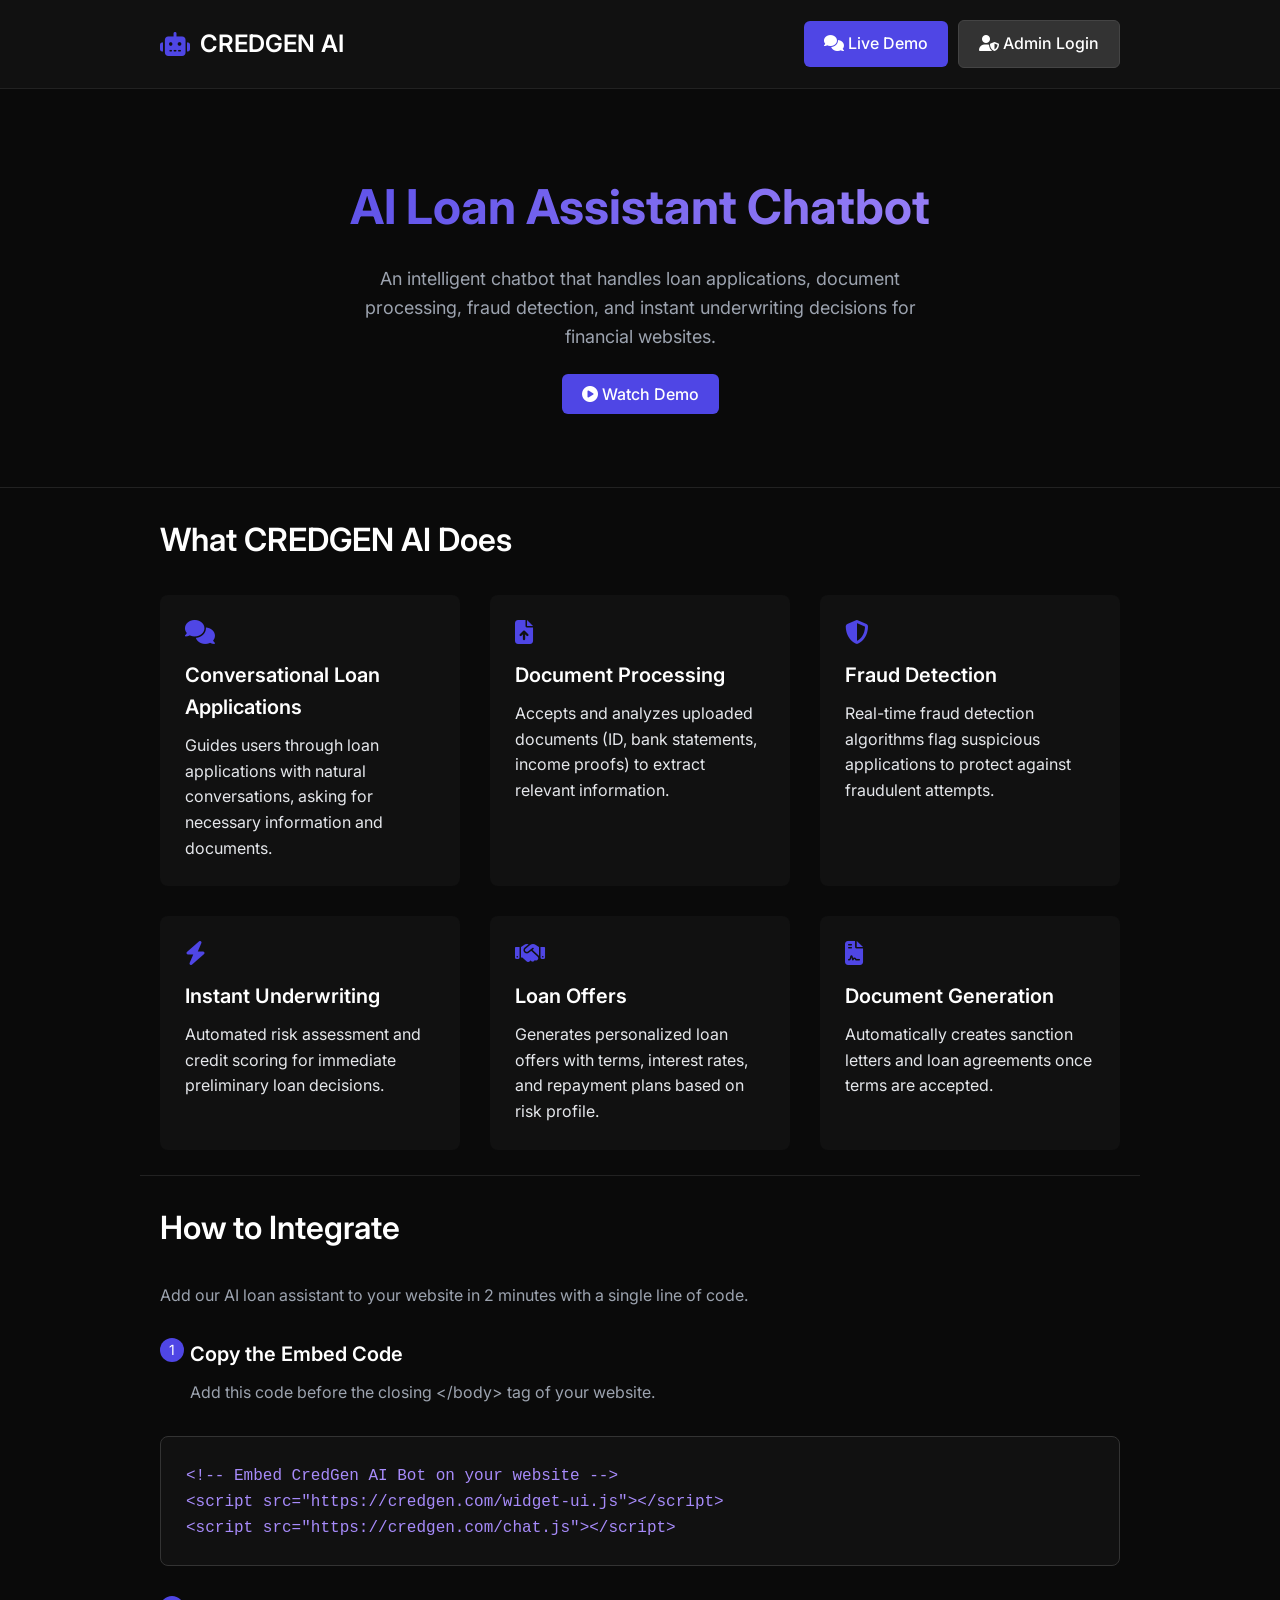
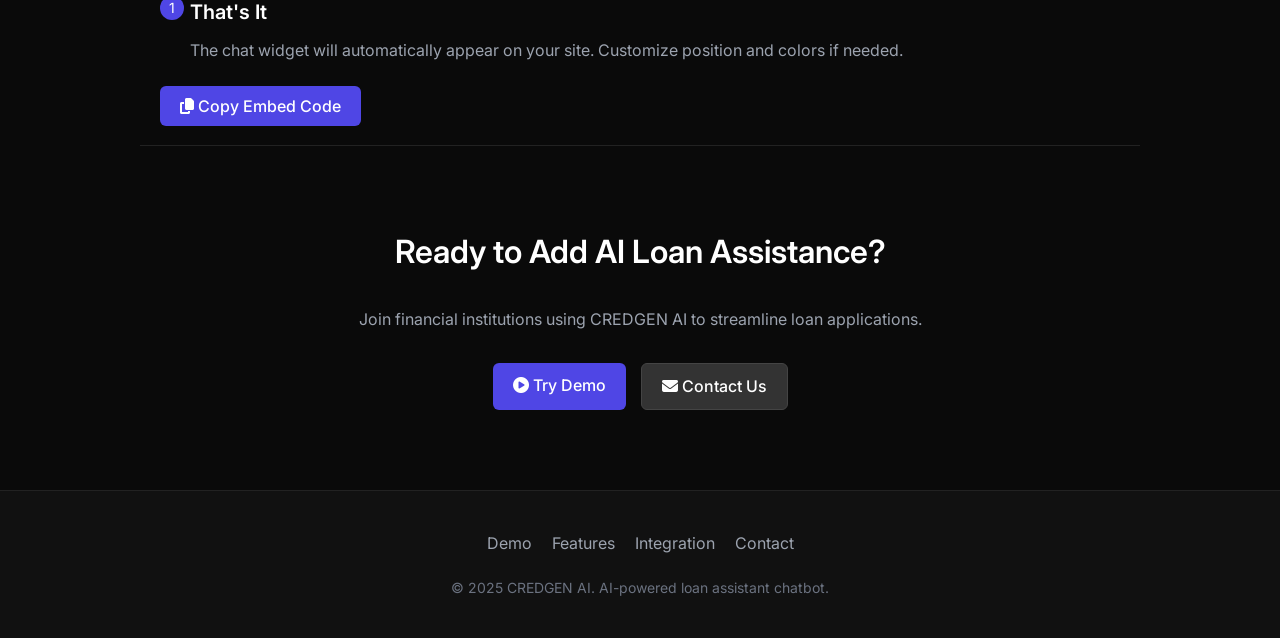
<file: frontend/index.html>
<!DOCTYPE html>
<html lang="en">
<head>
    <meta charset="UTF-8" />
    <meta name="viewport" content="width=device-width, initial-scale=1.0" />
    <title>CREDGEN AI – Loan Assistant Chatbot</title>
    <link href="https://fonts.googleapis.com/css2?family=Inter:wght@400;500;600&display=swap" rel="stylesheet">
    <link rel="stylesheet" href="https://cdnjs.cloudflare.com/ajax/libs/font-awesome/6.4.0/css/all.min.css">
    <style>
        * { margin: 0; padding: 0; box-sizing: border-box; }
        body { font-family: 'Inter', sans-serif; background: #0a0a0a; color: #e5e7eb; line-height: 1.6; }
        .container { max-width: 1000px; margin: 0 auto; padding: 0 20px; }
        
        /* Header */
        header { background: #111111; padding: 20px 0; border-bottom: 1px solid #222; }
        .header-content { display: flex; justify-content: space-between; align-items: center; }
        .logo { display: flex; align-items: center; gap: 10px; font-size: 24px; font-weight: 600; color: #fff; text-decoration: none; }
        .logo i { color: #4f46e5; }
        .demo-btn { background: #4f46e5; color: white; padding: 10px 20px; border-radius: 6px; text-decoration: none; font-weight: 500; }
        .demo-btn:hover { background: #4338ca; }
        
        /* Hero */
        .hero { padding: 80px 0; text-align: center; border-bottom: 1px solid #222; }
        .hero h1 { font-size: 48px; font-weight: 700; margin-bottom: 20px; background: linear-gradient(90deg, #4f46e5, #a78bfa); -webkit-background-clip: text; -webkit-text-fill-color: transparent; }
        .hero p { font-size: 18px; color: #9ca3af; max-width: 600px; margin: 0 auto 30px; }
        
        /* Sections */
        section { padding: 60px 0; border-bottom: 1px solid #222; }
        h2 { font-size: 32px; font-weight: 600; margin-bottom: 30px; color: #fff; }
        h3 { font-size: 20px; font-weight: 600; margin-bottom: 10px; color: #fff; }
        
        /* What It Does */
        .features-grid { display: grid; grid-template-columns: repeat(auto-fit, minmax(300px, 1fr)); gap: 30px; }
        .feature { background: #111111; padding: 25px; border-radius: 8px;  }
        .feature i { color: #4f46e5; margin-bottom: 15px; font-size: 24px; }
        
        /* Integration */
        .integration-code { background: #111111; padding: 25px; border-radius: 8px; border: 1px solid #333; margin: 30px 0; overflow-x: auto; }
        .integration-code code { color: #a78bfa; font-family: monospace; font-size: 16px; line-height: 1.5; }
        .integration-steps { margin: 30px 0; }
        .step { margin-bottom: 20px; padding-left: 30px; position: relative; }
        .step:before { content: counter(step); counter-increment: step; position: absolute; left: 0; top: 0; background: #4f46e5; color: white; width: 24px; height: 24px; border-radius: 50%; display: flex; align-items: center; justify-content: center; font-size: 14px; }
        .integration-steps { counter-reset: step; }
        
        /* CTA */
        .cta { text-align: center; padding: 80px 0; }
        .cta-buttons { display: flex; gap: 15px; justify-content: center; margin-top: 30px; flex-wrap: wrap; }
        
        /* Footer */
        footer { background: #111111; padding: 40px 0; text-align: center; }
        .footer-links { display: flex; gap: 20px; justify-content: center; margin-bottom: 20px; }
        .footer-links a { color: #9ca3af; text-decoration: none; }
        .footer-links a:hover { color: #fff; }
        .copyright { color: #6b7280; font-size: 14px; }
        
        /* Responsive */
        @media (max-width: 768px) {
            .hero h1 { font-size: 36px; }
            h2 { font-size: 28px; }
            .header-content { flex-direction: column; gap: 15px; }
            .cta-buttons { flex-direction: column; align-items: center; }
        }
    </style>
</head>
<body>
    <!-- Header -->
    <header>
        <div class="container header-content">
            <a href="#" class="logo">
                <i class="fas fa-robot"></i>
                CREDGEN AI
            </a>
            <div style="display:flex; gap:10px; align-items:center;">
                <a href="/widget.html" class="demo-btn" target="_blank" rel="noopener noreferrer">
                    <i class="fas fa-comments"></i> Live Demo
                </a>
                <a href="/bank/admin/login" class="demo-btn" target="_blank" rel="noopener noreferrer" style="background:#333; border:1px solid #444;">
                    <i class="fas fa-user-shield"></i> Admin Login
                </a>
            </div>
        </div>
    </header>

    <!-- Hero -->
    <section class="hero">
        <div class="container">
            <h1>AI Loan Assistant Chatbot</h1>
            <p>An intelligent chatbot that handles loan applications, document processing, fraud detection, and instant underwriting decisions for financial websites.</p>
            <a href="/widget.html" class="demo-btn" target="_blank" rel="noopener noreferrer">
                <i class="fas fa-play-circle"></i> Watch Demo
            </a>
        </div>
    </section>

    <!-- What It Does -->
    <section class="container">
        <br>
        <h2>What CREDGEN AI Does</h2>
        <div class="features-grid">
            <div class="feature">
                <i class="fas fa-comments"></i>
                <h3>Conversational Loan Applications</h3>
                <p>Guides users through loan applications with natural conversations, asking for necessary information and documents.</p>
            </div>
            <div class="feature">
                <i class="fas fa-file-upload"></i>
                <h3>Document Processing</h3>
                <p>Accepts and analyzes uploaded documents (ID, bank statements, income proofs) to extract relevant information.</p>
            </div>
            <div class="feature">
                <i class="fas fa-shield-alt"></i>
                <h3>Fraud Detection</h3>
                <p>Real-time fraud detection algorithms flag suspicious applications to protect against fraudulent attempts.</p>
            </div>
            <div class="feature">
                <i class="fas fa-bolt"></i>
                <h3>Instant Underwriting</h3>
                <p>Automated risk assessment and credit scoring for immediate preliminary loan decisions.</p>
            </div>
            <div class="feature">
                <i class="fas fa-handshake"></i>
                <h3>Loan Offers</h3>
                <p>Generates personalized loan offers with terms, interest rates, and repayment plans based on risk profile.</p>
            </div>
            <div class="feature">
                <i class="fas fa-file-contract"></i>
                <h3>Document Generation</h3>
                <p>Automatically creates sanction letters and loan agreements once terms are accepted.</p>
            </div>
        </div>
        <br>
    </section>
    <!-- Integration -->
    <section class="container">
        <br>
        <h2>How to Integrate</h2>
        <p style="margin-bottom: 20px; color: #9ca3af;">Add our AI loan assistant to your website in 2 minutes with a single line of code.</p>
        
        <div class="integration-steps">
            <div class="step">
                <h3>Copy the Embed Code</h3>
                <p style="color: #9ca3af;">Add this code before the closing &lt;/body&gt; tag of your website.</p>
            </div>
        </div>
        <div class="integration-code">
            <code>
                &lt;!-- Embed CredGen AI Bot on your website --&gt;<br>
                &lt;script src="https://credgen.com/widget-ui.js"&gt;&lt;/script&gt;<br>
                &lt;script src="https://credgen.com/chat.js"&gt;&lt;/script&gt;
            </code>
        </div>
        
        
        <div class="integration-steps">
            <div class="step">
                <h3>That's It</h3>
                <p style="color: #9ca3af;">The chat widget will automatically appear on your site. Customize position and colors if needed.</p>
            </div>
        </div>
        
        <div style="margin-top: 30px;">
            <a href="#!" class="demo-btn" id="copyBtn">
                <i class="fas fa-copy"></i> Copy Embed Code
            </a>
        </div>
        <br>
    </section>
    <!-- CTA -->
    <section class="cta">
        <div class="container">
            <h2>Ready to Add AI Loan Assistance?</h2>
            <p style="color: #9ca3af; max-width: 600px; margin: 0 auto 30px;">Join financial institutions using CREDGEN AI to streamline loan applications.</p>
            <div class="cta-buttons">
                <a href="/widget.html" class="demo-btn" target="_blank" rel="noopener noreferrer">
                    <i class="fas fa-play-circle"></i> Try Demo
                </a>
                <a href="mailto:contact@credgen.ai" class="demo-btn" style="background: #333; border: 1px solid #444;">
                    <i class="fas fa-envelope"></i> Contact Us
                </a>
            </div>
        </div>
    </section>
    <!-- Footer -->
    <footer>
        <div class="container">
            <div class="footer-links">
                <a href="/widget.html">Demo</a>
                <a href="#features">Features</a>
                <a href="#integration">Integration</a>
                <a href="mailto:contact@credgen.ai">Contact</a>
            </div>
            <p class="copyright">
                &copy; 2025 CREDGEN AI. AI-powered loan assistant chatbot.
            </p>
        </div>
    </footer>
    <script>
        document.addEventListener('DOMContentLoaded', function() {
            const copyBtn = document.getElementById('copyBtn');
            if (copyBtn) {
                copyBtn.addEventListener('click', function(e) {
                    e.preventDefault();
                    const embedCode = `
<!-- Embed CredGen AI Bot on your website -->
<script src="https://credgen.com/widget-ui.js"><\/script>
<script src="https://credgen.com/chat.js"><\/script>
`.trim();
                    navigator.clipboard.writeText(embedCode).then(() => {
                        const originalText = copyBtn.innerHTML;
                        copyBtn.innerHTML = '<i class="fas fa-check"></i> Copied!';
                        copyBtn.style.background = '#10b981';
                        setTimeout(() => {
                            copyBtn.innerHTML = originalText;
                            copyBtn.style.background = '#4f46e5';
                        }, 2000);
                    });
                });
            }
        });
    </script>
</body>
</html>
</file>
